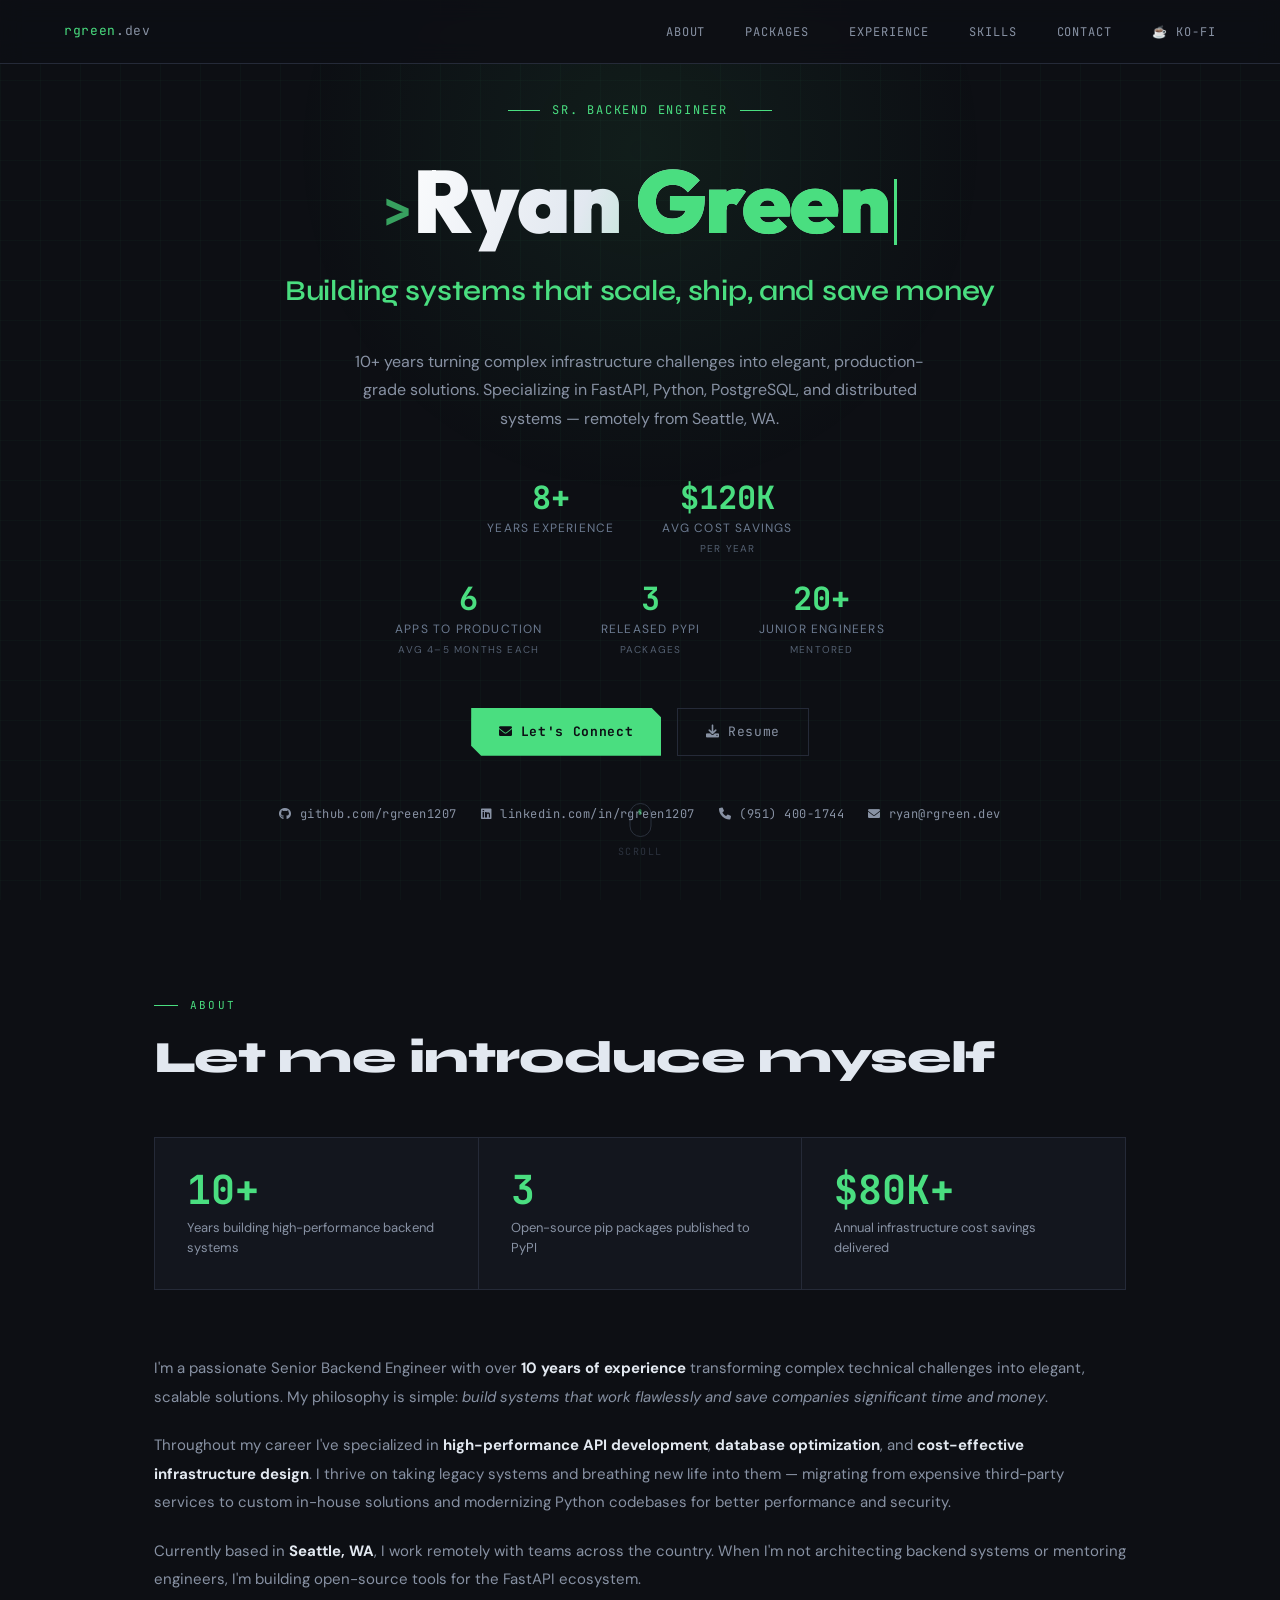
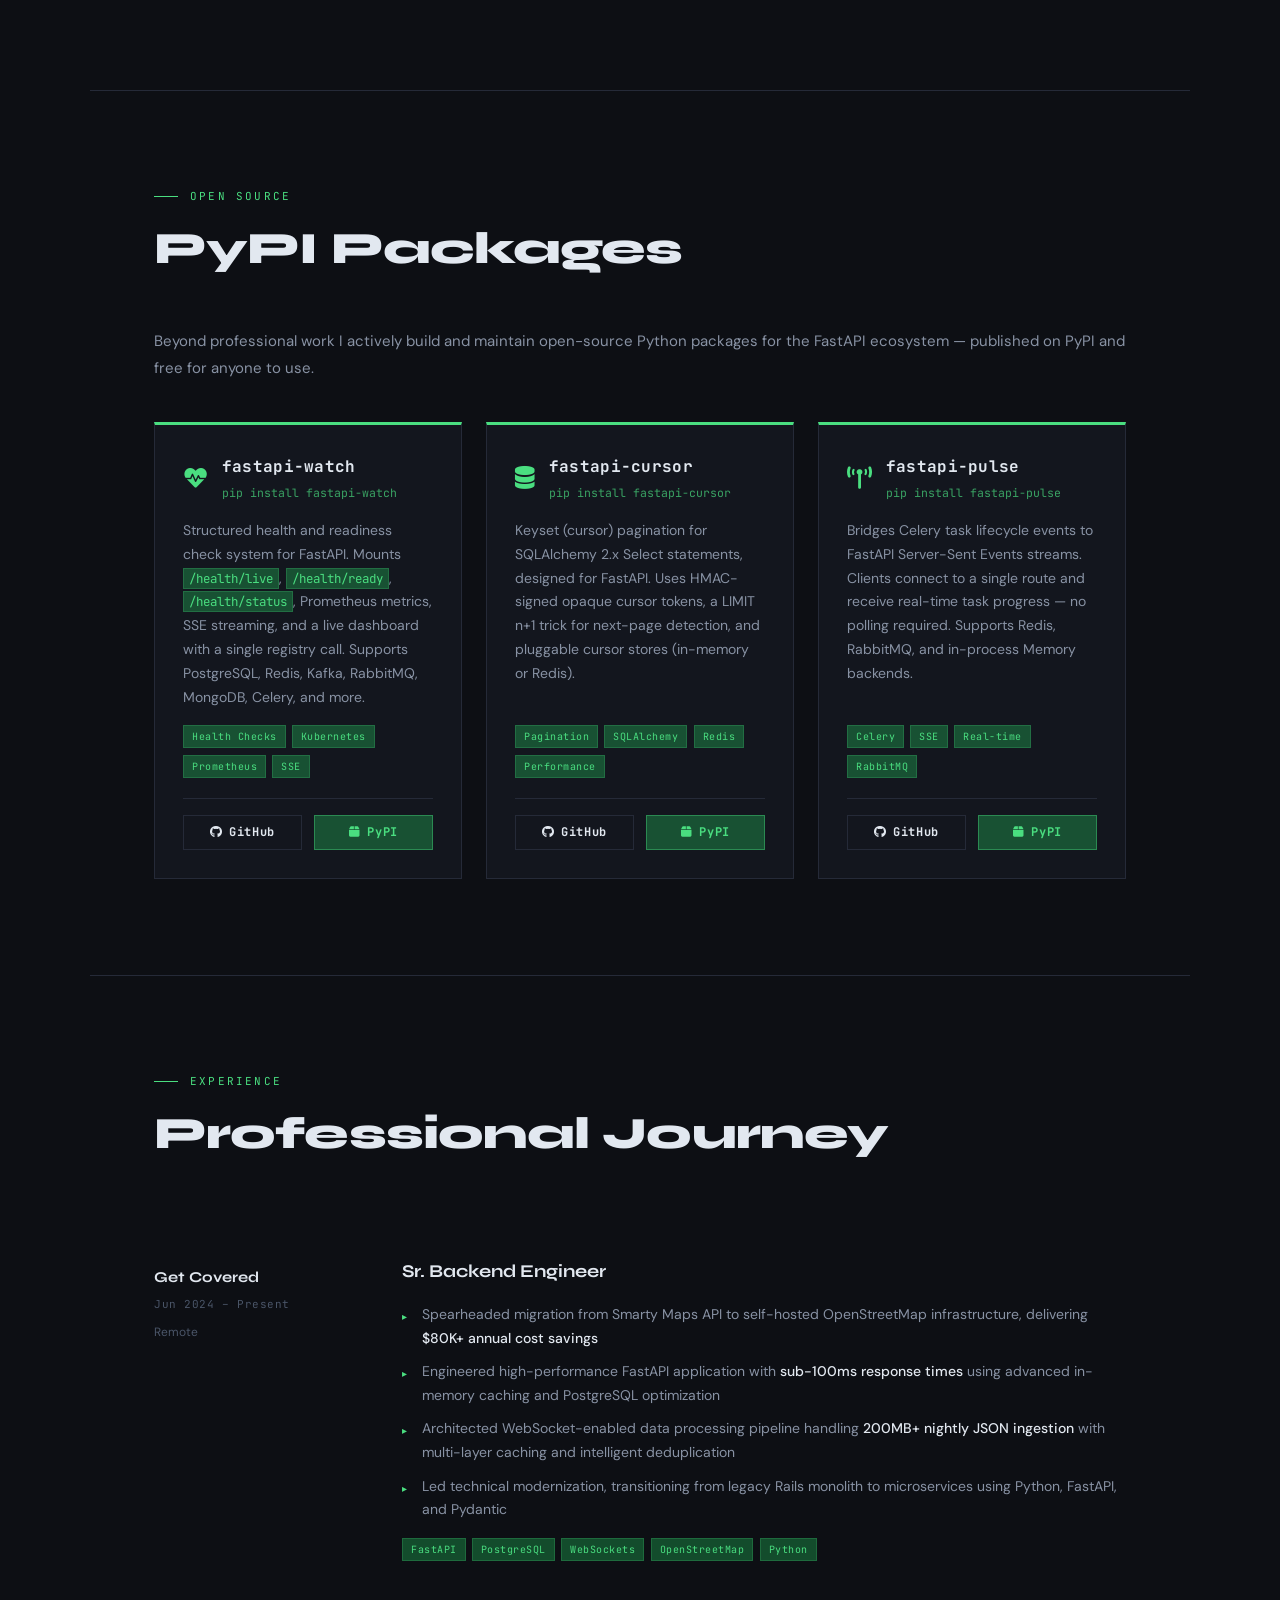
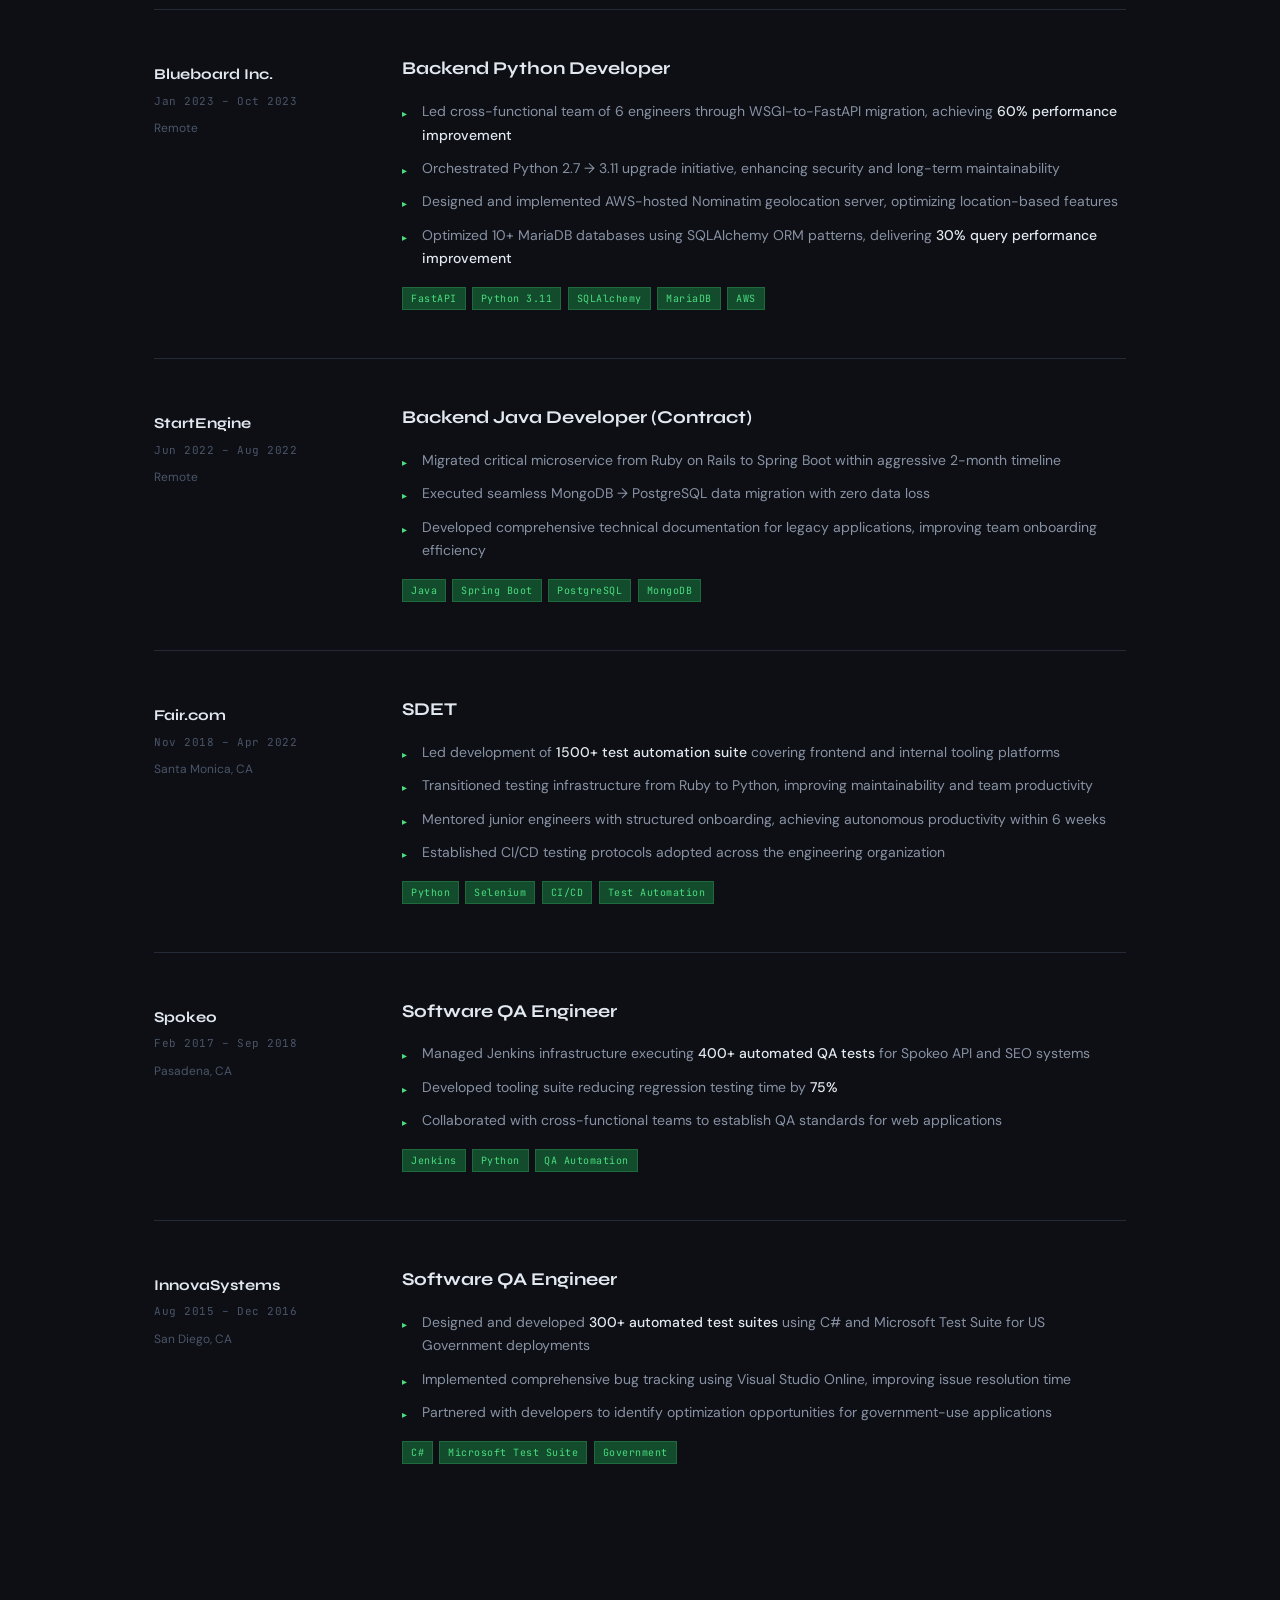
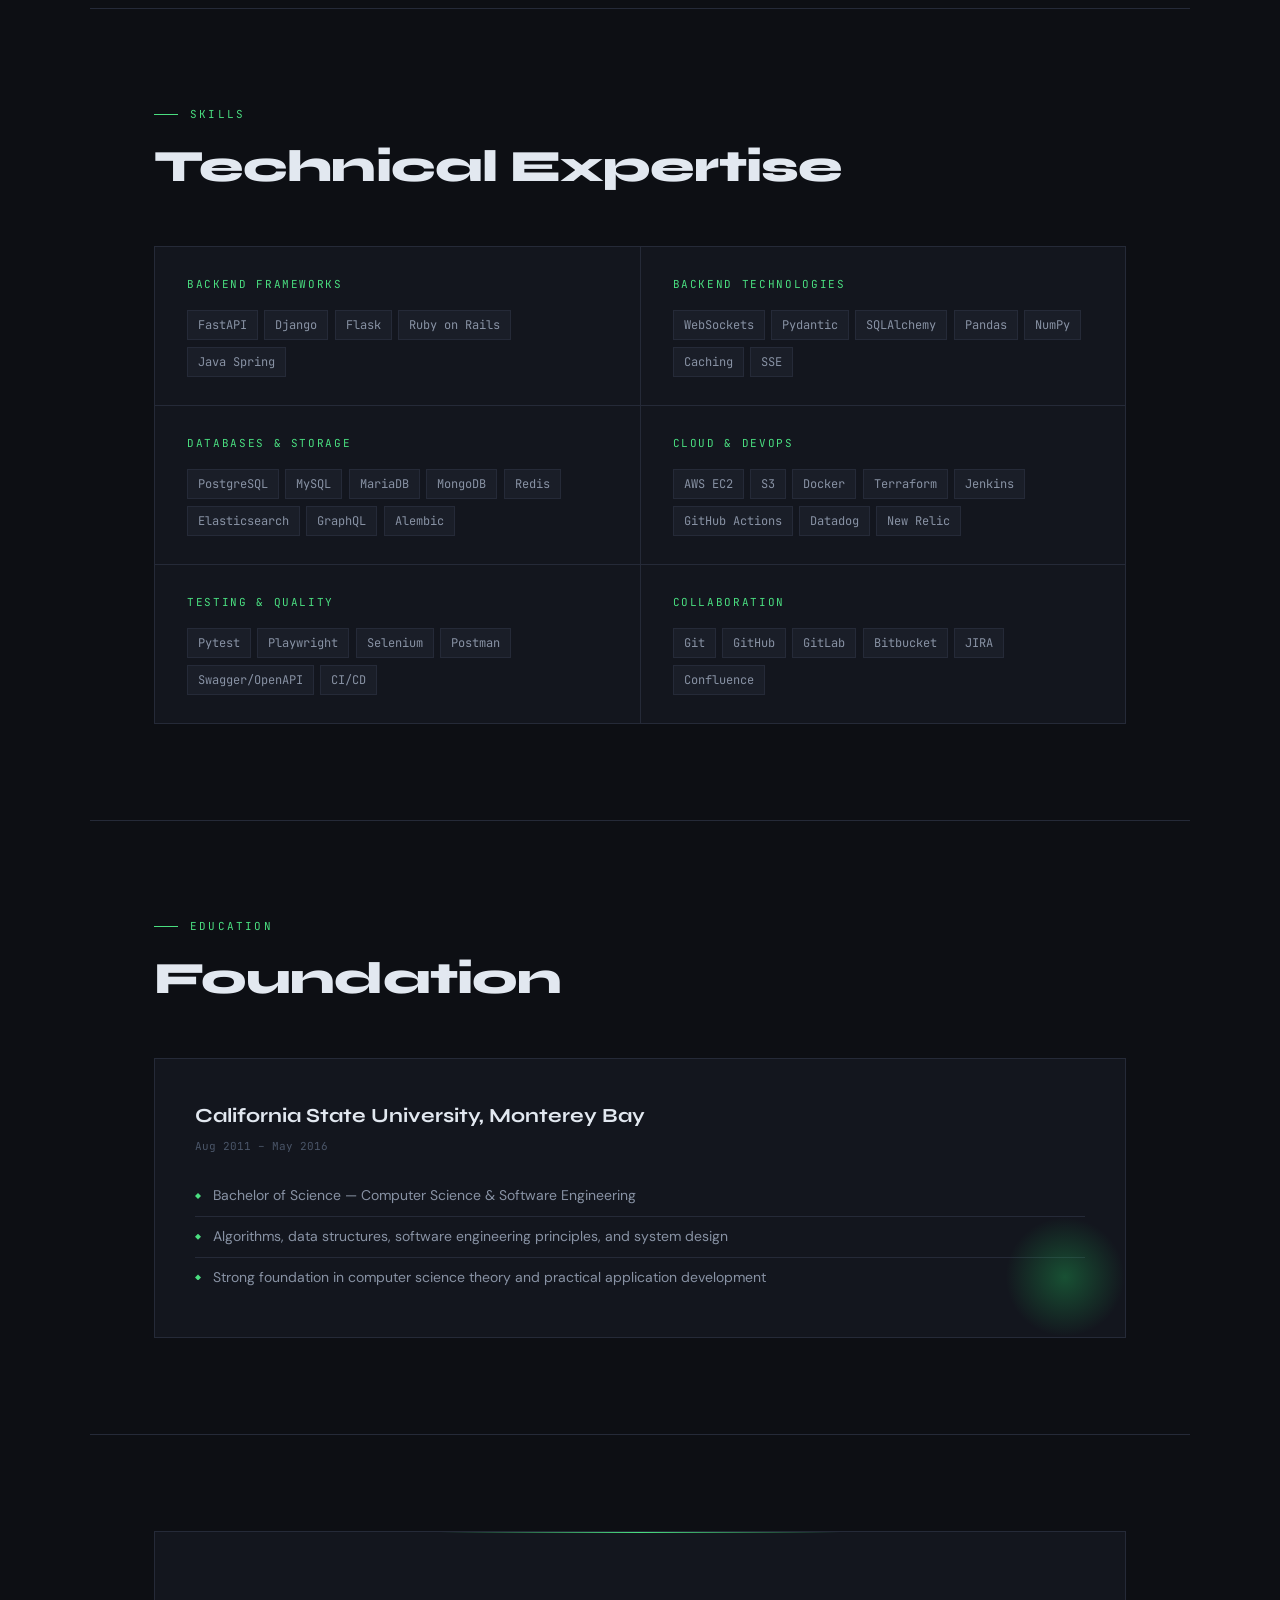
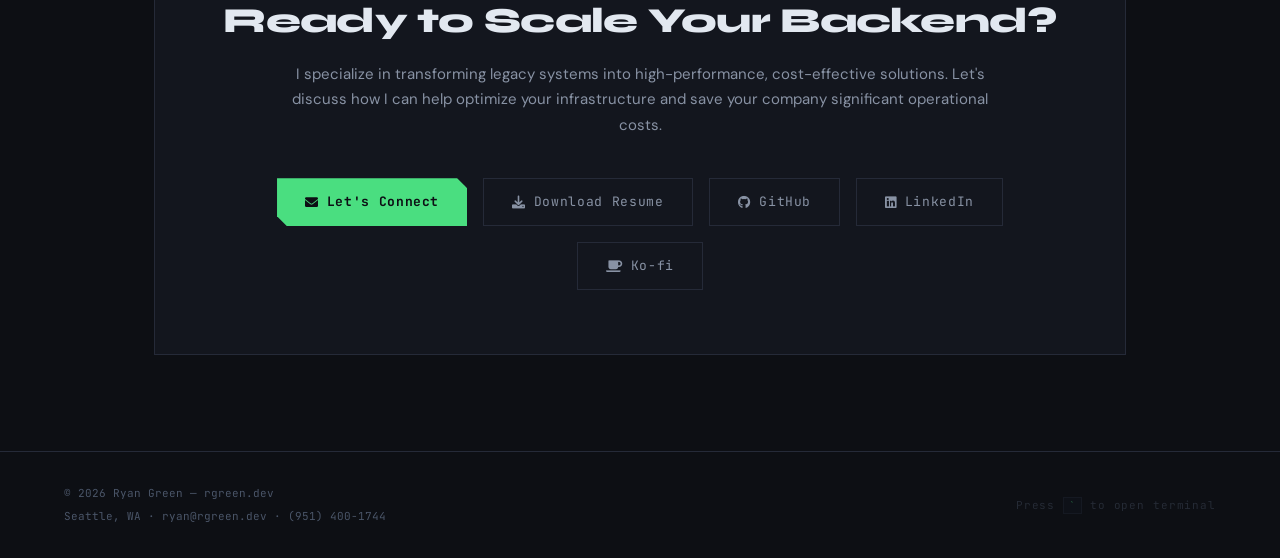
<file: index.html>
<!DOCTYPE html>
<html lang="en">
<head>
  <meta charset="UTF-8">
  <meta name="viewport" content="width=device-width, initial-scale=1.0">
  <title>Ryan Green - Sr. Backend Engineer</title>
  <link rel="preconnect" href="https://fonts.googleapis.com">
  <link rel="preconnect" href="https://fonts.gstatic.com" crossorigin>
  <link href="https://fonts.googleapis.com/css2?family=DM+Sans:wght@400;500&family=JetBrains+Mono:wght@400;700&family=Outfit:wght@900&family=Syne:wght@600;800&display=swap" rel="stylesheet">
  <link href="https://cdnjs.cloudflare.com/ajax/libs/font-awesome/6.0.0/css/all.min.css" rel="stylesheet">
  <link rel="stylesheet" href="style.css">
</head>
<body>

  <!-- NAV -->
  <nav>
    <div class="nav-logo">rgreen<span>.dev</span></div>
    <ul class="nav-links">
      <li><a href="#about">About</a></li>
      <li><a href="#packages">Packages</a></li>
      <li><a href="#experience">Experience</a></li>
      <li><a href="#skills">Skills</a></li>
      <li><a href="#contact">Contact</a></li>
      <li><a href="https://ko-fi.com/ryanthedev" target="_blank" style="color:var(--green);">☕ Ko-fi</a></li>
    </ul>
  </nav>

  <!-- HERO -->
  <div class="hero">
    <div class="hero-glow"></div>
    <div class="hero-content">
      <div class="hero-eyebrow">Sr. Backend Engineer</div>
      <h1 class="hero-name" id="hero-name">
        <span class="hero-name-prompt">&gt;</span><span id="name-ryan"></span><span id="name-green"></span><span class="hero-name-cursor" id="hero-cursor"></span>
      </h1>
      <p class="hero-title">Building systems that scale, ship, and save money</p>
      <p class="hero-summary">
        10+ years turning complex infrastructure challenges into elegant, production-grade solutions.
        Specializing in FastAPI, Python, PostgreSQL, and distributed systems — remotely from Seattle, WA.
      </p>

      <div class="hero-stats">
        <div class="hero-stats-row row-2">
          <div class="stat">
            <span class="stat-num">8+</span>
            <span class="stat-label">Years Experience</span>
          </div>
          <div class="stat">
            <span class="stat-num">$120K</span>
            <span class="stat-label">Avg Cost Savings<br><span style="font-size:10px;opacity:0.75">per year</span></span>
          </div>
        </div>
        <div class="hero-stats-row row-3">
          <div class="stat">
            <span class="stat-num">6</span>
            <span class="stat-label">Apps to Production<br><span style="font-size:10px;opacity:0.75">avg 4–5 months each</span></span>
          </div>
          <div class="stat">
            <span class="stat-num" id="pip-stat-count">3</span>
            <span class="stat-label">Released PyPI<br><span style="font-size:10px;opacity:0.75">packages</span></span>
          </div>
          <div class="stat">
            <span class="stat-num">20+</span>
            <span class="stat-label">Junior Engineers<br><span style="font-size:10px;opacity:0.75">mentored</span></span>
          </div>
        </div>
      </div>

      <div class="hero-actions">
        <a href="mailto:ryan@rgreen.dev" class="btn-primary"><i class="fas fa-envelope"></i> Let's Connect</a>
        <a href="RyanGreen_Resume.pdf" class="btn-secondary" download><i class="fas fa-download"></i> Resume</a>
      </div>

      <div class="contact-bar">
        <a href="https://github.com/rgreen1207" class="contact-link" target="_blank">
          <i class="fab fa-github"></i> github.com/rgreen1207
        </a>
        <a href="https://linkedin.com/in/rgreen1207" class="contact-link" target="_blank">
          <i class="fab fa-linkedin"></i> linkedin.com/in/rgreen1207
        </a>
        <a href="tel:+19514001744" class="contact-link">
          <i class="fas fa-phone"></i> (951) 400-1744
        </a>
        <a href="mailto:ryan@rgreen.dev" class="contact-link">
          <i class="fas fa-envelope"></i> ryan@rgreen.dev
        </a>
      </div>
    </div>

    <div class="scroll-indicator">
      <div class="scroll-mouse"></div>
      <span>scroll</span>
    </div>
  </div>

  <!-- ABOUT -->
  <section id="about" class="reveal">
    <div class="section-label">About</div>
    <h2 class="section-title">Let me introduce myself</h2>

    <div class="highlights">
      <div class="highlight-card">
        <div class="highlight-num">10+</div>
        <div class="highlight-label">Years building high-performance backend systems</div>
      </div>
      <div class="highlight-card">
        <div class="highlight-num" id="pip-highlight-count">3</div>
        <div class="highlight-label">Open-source pip packages published to PyPI</div>
      </div>
      <div class="highlight-card">
        <div class="highlight-num">$80K+</div>
        <div class="highlight-label">Annual infrastructure cost savings delivered</div>
      </div>
    </div>

    <p style="color:var(--text-dim);line-height:1.9;margin-bottom:1.25rem;">
      I'm a passionate Senior Backend Engineer with over <strong style="color:var(--text)">10 years of experience</strong> transforming complex technical challenges into elegant, scalable solutions. My philosophy is simple: <em>build systems that work flawlessly and save companies significant time and money</em>.
    </p>
    <p style="color:var(--text-dim);line-height:1.9;margin-bottom:1.25rem;">
      Throughout my career I've specialized in <strong style="color:var(--text)">high-performance API development</strong>, <strong style="color:var(--text)">database optimization</strong>, and <strong style="color:var(--text)">cost-effective infrastructure design</strong>. I thrive on taking legacy systems and breathing new life into them — migrating from expensive third-party services to custom in-house solutions and modernizing Python codebases for better performance and security.
    </p>
    <p style="color:var(--text-dim);line-height:1.9;">
      Currently based in <strong style="color:var(--text)">Seattle, WA</strong>, I work remotely with teams across the country. When I'm not architecting backend systems or mentoring engineers, I'm building open-source tools for the FastAPI ecosystem.
    </p>
  </section>

  <div class="divider"></div>

  <!-- OPEN SOURCE PACKAGES -->
  <section id="packages" class="reveal">
    <div class="section-label">Open Source</div>
    <h2 class="section-title">PyPI Packages</h2>
    <p style="color:var(--text-dim);margin-bottom:2.5rem;line-height:1.8;">
      Beyond professional work I actively build and maintain open-source Python packages for the FastAPI ecosystem — published on PyPI and free for anyone to use.
    </p>

    <div class="packages-grid">

      <div class="package-card">
        <div class="package-card-header">
          <i class="fas fa-heartbeat package-card-icon"></i>
          <div>
            <div class="package-card-name">fastapi-watch</div>
            <div class="package-card-install">pip install fastapi-watch</div>
          </div>
        </div>
        <p class="package-card-desc">Structured health and readiness check system for FastAPI. Mounts <code>/health/live</code>, <code>/health/ready</code>, <code>/health/status</code>, Prometheus metrics, SSE streaming, and a live dashboard with a single registry call. Supports PostgreSQL, Redis, Kafka, RabbitMQ, MongoDB, Celery, and more.</p>
        <div class="package-card-tags">
          <span class="package-tag">Health Checks</span>
          <span class="package-tag">Kubernetes</span>
          <span class="package-tag">Prometheus</span>
          <span class="package-tag">SSE</span>
        </div>
        <div class="package-card-links">
          <a href="https://github.com/rgreen1207/fastapi-watch" target="_blank" class="package-card-link"><i class="fab fa-github"></i> GitHub</a>
          <a href="https://pypi.org/project/fastapi-watch/" target="_blank" class="package-card-link"><i class="fas fa-box"></i> PyPI</a>
        </div>
      </div>

      <div class="package-card">
        <div class="package-card-header">
          <i class="fas fa-database package-card-icon"></i>
          <div>
            <div class="package-card-name">fastapi-cursor</div>
            <div class="package-card-install">pip install fastapi-cursor</div>
          </div>
        </div>
        <p class="package-card-desc">Keyset (cursor) pagination for SQLAlchemy 2.x Select statements, designed for FastAPI. Uses HMAC-signed opaque cursor tokens, a LIMIT n+1 trick for next-page detection, and pluggable cursor stores (in-memory or Redis).</p>
        <div class="package-card-tags">
          <span class="package-tag">Pagination</span>
          <span class="package-tag">SQLAlchemy</span>
          <span class="package-tag">Redis</span>
          <span class="package-tag">Performance</span>
        </div>
        <div class="package-card-links">
          <a href="https://github.com/rgreen1207/fastapi-cursor" target="_blank" class="package-card-link"><i class="fab fa-github"></i> GitHub</a>
          <a href="https://pypi.org/project/fastapi-cursor/" target="_blank" class="package-card-link"><i class="fas fa-box"></i> PyPI</a>
        </div>
      </div>

      <div class="package-card">
        <div class="package-card-header">
          <i class="fas fa-broadcast-tower package-card-icon"></i>
          <div>
            <div class="package-card-name">fastapi-pulse</div>
            <div class="package-card-install">pip install fastapi-pulse</div>
          </div>
        </div>
        <p class="package-card-desc">Bridges Celery task lifecycle events to FastAPI Server-Sent Events streams. Clients connect to a single route and receive real-time task progress — no polling required. Supports Redis, RabbitMQ, and in-process Memory backends.</p>
        <div class="package-card-tags">
          <span class="package-tag">Celery</span>
          <span class="package-tag">SSE</span>
          <span class="package-tag">Real-time</span>
          <span class="package-tag">RabbitMQ</span>
        </div>
        <div class="package-card-links">
          <a href="https://github.com/rgreen1207/fastapi-pulse" target="_blank" class="package-card-link"><i class="fab fa-github"></i> GitHub</a>
          <a href="https://pypi.org/project/fastapi-pulse/" target="_blank" class="package-card-link"><i class="fas fa-box"></i> PyPI</a>
        </div>
      </div>

    </div>
  </section>

  <div class="divider"></div>

  <!-- EXPERIENCE -->
  <section id="experience" class="reveal">
    <div class="section-label">Experience</div>
    <h2 class="section-title">Professional Journey</h2>

    <div class="experience-list">

      <div class="exp-item">
        <div class="exp-meta">
          <div class="exp-company">Get Covered</div>
          <div class="exp-dates">Jun 2024 – Present</div>
          <div class="exp-location">Remote</div>
        </div>
        <div>
          <div class="exp-role">Sr. Backend Engineer</div>
          <ul class="exp-bullets">
            <li>Spearheaded migration from Smarty Maps API to self-hosted OpenStreetMap infrastructure, delivering <strong>$80K+ annual cost savings</strong></li>
            <li>Engineered high-performance FastAPI application with <strong>sub-100ms response times</strong> using advanced in-memory caching and PostgreSQL optimization</li>
            <li>Architected WebSocket-enabled data processing pipeline handling <strong>200MB+ nightly JSON ingestion</strong> with multi-layer caching and intelligent deduplication</li>
            <li>Led technical modernization, transitioning from legacy Rails monolith to microservices using Python, FastAPI, and Pydantic</li>
          </ul>
          <div class="exp-tags">
            <span class="tag">FastAPI</span><span class="tag">PostgreSQL</span><span class="tag">WebSockets</span><span class="tag">OpenStreetMap</span><span class="tag">Python</span>
          </div>
        </div>
      </div>

      <div class="exp-item">
        <div class="exp-meta">
          <div class="exp-company">Blueboard Inc.</div>
          <div class="exp-dates">Jan 2023 – Oct 2023</div>
          <div class="exp-location">Remote</div>
        </div>
        <div>
          <div class="exp-role">Backend Python Developer</div>
          <ul class="exp-bullets">
            <li>Led cross-functional team of 6 engineers through WSGI-to-FastAPI migration, achieving <strong>60% performance improvement</strong></li>
            <li>Orchestrated Python 2.7 → 3.11 upgrade initiative, enhancing security and long-term maintainability</li>
            <li>Designed and implemented AWS-hosted Nominatim geolocation server, optimizing location-based features</li>
            <li>Optimized 10+ MariaDB databases using SQLAlchemy ORM patterns, delivering <strong>30% query performance improvement</strong></li>
          </ul>
          <div class="exp-tags">
            <span class="tag">FastAPI</span><span class="tag">Python 3.11</span><span class="tag">SQLAlchemy</span><span class="tag">MariaDB</span><span class="tag">AWS</span>
          </div>
        </div>
      </div>

      <div class="exp-item">
        <div class="exp-meta">
          <div class="exp-company">StartEngine</div>
          <div class="exp-dates">Jun 2022 – Aug 2022</div>
          <div class="exp-location">Remote</div>
        </div>
        <div>
          <div class="exp-role">Backend Java Developer (Contract)</div>
          <ul class="exp-bullets">
            <li>Migrated critical microservice from Ruby on Rails to Spring Boot within aggressive 2-month timeline</li>
            <li>Executed seamless MongoDB → PostgreSQL data migration with zero data loss</li>
            <li>Developed comprehensive technical documentation for legacy applications, improving team onboarding efficiency</li>
          </ul>
          <div class="exp-tags">
            <span class="tag">Java</span><span class="tag">Spring Boot</span><span class="tag">PostgreSQL</span><span class="tag">MongoDB</span>
          </div>
        </div>
      </div>

      <div class="exp-item">
        <div class="exp-meta">
          <div class="exp-company">Fair.com</div>
          <div class="exp-dates">Nov 2018 – Apr 2022</div>
          <div class="exp-location">Santa Monica, CA</div>
        </div>
        <div>
          <div class="exp-role">SDET</div>
          <ul class="exp-bullets">
            <li>Led development of <strong>1500+ test automation suite</strong> covering frontend and internal tooling platforms</li>
            <li>Transitioned testing infrastructure from Ruby to Python, improving maintainability and team productivity</li>
            <li>Mentored junior engineers with structured onboarding, achieving autonomous productivity within 6 weeks</li>
            <li>Established CI/CD testing protocols adopted across the engineering organization</li>
          </ul>
          <div class="exp-tags">
            <span class="tag">Python</span><span class="tag">Selenium</span><span class="tag">CI/CD</span><span class="tag">Test Automation</span>
          </div>
        </div>
      </div>

      <div class="exp-item">
        <div class="exp-meta">
          <div class="exp-company">Spokeo</div>
          <div class="exp-dates">Feb 2017 – Sep 2018</div>
          <div class="exp-location">Pasadena, CA</div>
        </div>
        <div>
          <div class="exp-role">Software QA Engineer</div>
          <ul class="exp-bullets">
            <li>Managed Jenkins infrastructure executing <strong>400+ automated QA tests</strong> for Spokeo API and SEO systems</li>
            <li>Developed tooling suite reducing regression testing time by <strong>75%</strong></li>
            <li>Collaborated with cross-functional teams to establish QA standards for web applications</li>
          </ul>
          <div class="exp-tags">
            <span class="tag">Jenkins</span><span class="tag">Python</span><span class="tag">QA Automation</span>
          </div>
        </div>
      </div>

      <div class="exp-item">
        <div class="exp-meta">
          <div class="exp-company">InnovaSystems</div>
          <div class="exp-dates">Aug 2015 – Dec 2016</div>
          <div class="exp-location">San Diego, CA</div>
        </div>
        <div>
          <div class="exp-role">Software QA Engineer</div>
          <ul class="exp-bullets">
            <li>Designed and developed <strong>300+ automated test suites</strong> using C# and Microsoft Test Suite for US Government deployments</li>
            <li>Implemented comprehensive bug tracking using Visual Studio Online, improving issue resolution time</li>
            <li>Partnered with developers to identify optimization opportunities for government-use applications</li>
          </ul>
          <div class="exp-tags">
            <span class="tag">C#</span><span class="tag">Microsoft Test Suite</span><span class="tag">Government</span>
          </div>
        </div>
      </div>

    </div>
  </section>

  <div class="divider"></div>

  <!-- SKILLS -->
  <section id="skills" class="reveal">
    <div class="section-label">Skills</div>
    <h2 class="section-title">Technical Expertise</h2>

    <div class="skills-grid">
      <div class="skill-group">
        <div class="skill-group-name">Backend Frameworks</div>
        <div class="skill-pills">
          <span class="skill-pill">FastAPI</span>
          <span class="skill-pill">Django</span>
          <span class="skill-pill">Flask</span>
          <span class="skill-pill">Ruby on Rails</span>
          <span class="skill-pill">Java Spring</span>
        </div>
      </div>
      <div class="skill-group">
        <div class="skill-group-name">Backend Technologies</div>
        <div class="skill-pills">
          <span class="skill-pill">WebSockets</span>
          <span class="skill-pill">Pydantic</span>
          <span class="skill-pill">SQLAlchemy</span>
          <span class="skill-pill">Pandas</span>
          <span class="skill-pill">NumPy</span>
          <span class="skill-pill">Caching</span>
          <span class="skill-pill">SSE</span>
        </div>
      </div>
      <div class="skill-group">
        <div class="skill-group-name">Databases & Storage</div>
        <div class="skill-pills">
          <span class="skill-pill">PostgreSQL</span>
          <span class="skill-pill">MySQL</span>
          <span class="skill-pill">MariaDB</span>
          <span class="skill-pill">MongoDB</span>
          <span class="skill-pill">Redis</span>
          <span class="skill-pill">Elasticsearch</span>
          <span class="skill-pill">GraphQL</span>
          <span class="skill-pill">Alembic</span>
        </div>
      </div>
      <div class="skill-group">
        <div class="skill-group-name">Cloud & DevOps</div>
        <div class="skill-pills">
          <span class="skill-pill">AWS EC2</span>
          <span class="skill-pill">S3</span>
          <span class="skill-pill">Docker</span>
          <span class="skill-pill">Terraform</span>
          <span class="skill-pill">Jenkins</span>
          <span class="skill-pill">GitHub Actions</span>
          <span class="skill-pill">Datadog</span>
          <span class="skill-pill">New Relic</span>
        </div>
      </div>
      <div class="skill-group">
        <div class="skill-group-name">Testing & Quality</div>
        <div class="skill-pills">
          <span class="skill-pill">Pytest</span>
          <span class="skill-pill">Playwright</span>
          <span class="skill-pill">Selenium</span>
          <span class="skill-pill">Postman</span>
          <span class="skill-pill">Swagger/OpenAPI</span>
          <span class="skill-pill">CI/CD</span>
        </div>
      </div>
      <div class="skill-group">
        <div class="skill-group-name">Collaboration</div>
        <div class="skill-pills">
          <span class="skill-pill">Git</span>
          <span class="skill-pill">GitHub</span>
          <span class="skill-pill">GitLab</span>
          <span class="skill-pill">Bitbucket</span>
          <span class="skill-pill">JIRA</span>
          <span class="skill-pill">Confluence</span>
        </div>
      </div>
    </div>
  </section>

  <div class="divider"></div>

  <!-- EDUCATION -->
  <section class="reveal">
    <div class="section-label">Education</div>
    <h2 class="section-title">Foundation</h2>
    <div class="edu-card">
      <div class="edu-school">California State University, Monterey Bay</div>
      <div class="edu-dates">Aug 2011 – May 2016</div>
      <div class="edu-degree">Bachelor of Science — Computer Science &amp; Software Engineering</div>
      <div class="edu-degree">Algorithms, data structures, software engineering principles, and system design</div>
      <div class="edu-degree">Strong foundation in computer science theory and practical application development</div>
    </div>
  </section>

  <div class="divider"></div>

  <!-- CTA -->
  <div id="contact" class="cta-section reveal">
    <div class="cta-inner">
      <h2>Ready to Scale Your Backend?</h2>
      <p>I specialize in transforming legacy systems into high-performance, cost-effective solutions. Let's discuss how I can help optimize your infrastructure and save your company significant operational costs.</p>
      <div class="cta-buttons">
        <a href="mailto:ryan@rgreen.dev" class="btn-primary"><i class="fas fa-envelope"></i> Let's Connect</a>
        <a href="RyanGreen_Resume.pdf" class="btn-secondary" download><i class="fas fa-download"></i> Download Resume</a>
        <a href="https://github.com/rgreen1207" class="btn-secondary" target="_blank"><i class="fab fa-github"></i> GitHub</a>
        <a href="https://linkedin.com/in/rgreen1207" class="btn-secondary" target="_blank"><i class="fab fa-linkedin"></i> LinkedIn</a>
        <a href="https://ko-fi.com/ryanthedev" class="btn-secondary" target="_blank"><i class="fas fa-coffee"></i> Ko-fi</a>
      </div>
    </div>
  </div>

  <!-- FOOTER -->
  <footer>
    <div class="footer-left">
      <p>© 2026 Ryan Green — rgreen.dev</p>
      <p>Seattle, WA · ryan@rgreen.dev · (951) 400-1744</p>
    </div>
    <p class="footer-hint" onclick="toggleCLI()">
      Press <kbd>`</kbd> to open terminal
    </p>
  </footer>

  <script src="games/engine.js"></script>
  <script src="games/snake.js"></script>
  <script src="games/invaders.js"></script>
  <script src="games/centipede.js"></script>
  <script src="games/missile.js"></script>
  <script src="main.js"></script>

</body>
</html>
</file>
<file: style.css>
:root {
  --bg:        #0d0f14;
  --bg2:       #13161e;
  --bg3:       #1a1e28;
  --border:    #252a38;
  --green:     #4ade80;
  --green-dim: #22c55e55;
  --amber:     #fbbf24;
  --text:      #e2e8f0;
  --text-dim:  #8892a4;
  --text-mute: #4a5568;
  --mono:      'JetBrains Mono', monospace;
  --display:   'Syne', sans-serif;
  --body:      'DM Sans', sans-serif;
}

*, *::before, *::after { box-sizing: border-box; margin: 0; padding: 0; }

html { scroll-behavior: smooth; }

body {
  background: var(--bg);
  color: var(--text);
  font-family: var(--body);
  font-size: 15px;
  line-height: 1.7;
  overflow-x: hidden;
}

/* ── GRID NOISE OVERLAY ── */
body::before {
  content: '';
  position: fixed;
  inset: 0;
  background-image:
    linear-gradient(rgba(74,222,128,0.03) 1px, transparent 1px),
    linear-gradient(90deg, rgba(74,222,128,0.03) 1px, transparent 1px);
  background-size: 40px 40px;
  pointer-events: none;
  z-index: 0;
}

/* ── NAV ── */
nav {
  position: fixed;
  top: 0; left: 0; right: 0;
  z-index: 100;
  display: flex;
  align-items: center;
  justify-content: space-between;
  padding: 0 4rem;
  height: 64px;
  background: rgba(13,15,20,0.85);
  backdrop-filter: blur(12px);
  border-bottom: 1px solid var(--border);
}

.nav-logo {
  font-family: var(--mono);
  font-size: 13px;
  color: var(--green);
  letter-spacing: 0.05em;
}

.nav-logo span { color: var(--text-dim); }

.nav-links {
  display: flex;
  gap: 2.5rem;
  list-style: none;
}

.nav-links a {
  font-family: var(--mono);
  font-size: 12px;
  color: var(--text-dim);
  text-decoration: none;
  letter-spacing: 0.08em;
  text-transform: uppercase;
  transition: color 0.2s;
}

.nav-links a:hover { color: var(--green); }

/* ── HERO ── */
.hero {
  position: relative;
  min-height: 100vh;
  display: flex;
  align-items: center;
  justify-content: center;
  padding: 5.5rem 4rem 4rem;
  overflow: hidden;
  text-align: center;
}

.hero-glow {
  position: absolute;
  top: -200px; left: 50%;
  transform: translateX(-50%);
  width: 700px; height: 700px;
  background: radial-gradient(circle, rgba(74,222,128,0.07) 0%, transparent 70%);
  pointer-events: none;
}

.hero-content {
  position: relative;
  max-width: 800px;
  z-index: 1;
  display: flex;
  flex-direction: column;
  align-items: center;
}

.hero-eyebrow {
  font-family: var(--mono);
  font-size: 12px;
  color: var(--green);
  letter-spacing: 0.15em;
  text-transform: uppercase;
  margin-bottom: 1.5rem;
  display: flex;
  align-items: center;
  justify-content: center;
  gap: 0.75rem;
}

.hero-eyebrow::before,
.hero-eyebrow::after {
  content: '';
  display: block;
  width: 32px; height: 1px;
  background: var(--green);
}

h1.hero-name {
  font-family: 'Outfit', sans-serif;
  font-size: clamp(3rem, 7vw, 5.5rem);
  font-weight: 900;
  line-height: 1.3;
  letter-spacing: -0.01em;
  margin-bottom: 0.5rem;
  background: linear-gradient(110deg, #ffffff 0%, #e2e8f0 40%, #4ade80 100%);
  -webkit-background-clip: text;
  -webkit-text-fill-color: transparent;
  background-clip: text;
  position: relative;
  overflow: visible;
}

.hero-name-prompt {
  font-family: var(--mono);
  font-size: 0.55em;
  color: var(--green);
  -webkit-text-fill-color: var(--green);
  vertical-align: middle;
  opacity: 0.7;
  margin-right: 2px;
}

.hero-name-cursor {
  display: inline-block;
  width: 3px;
  height: 0.75em;
  background: var(--green);
  margin-left: 4px;
  vertical-align: middle;
  -webkit-text-fill-color: initial;
  animation: blink 0.7s step-end infinite;
  transition: opacity 0.5s ease;
}

@keyframes blink {
  0%, 100% { opacity: 1; }
  50%       { opacity: 0; }
}

.hero-title {
  font-family: var(--display);
  font-size: clamp(1.2rem, 3vw, 1.8rem);
  font-weight: 600;
  color: var(--green);
  margin-bottom: 2rem;
  letter-spacing: -0.01em;
}

.hero-summary {
  font-size: 16px;
  color: var(--text-dim);
  max-width: 580px;
  line-height: 1.8;
  margin-bottom: 3rem;
  text-align: center;
}

.hero-stats {
  display: flex;
  flex-direction: column;
  gap: 1.5rem;
  margin-bottom: 3rem;
}

.hero-stats-row {
  display: flex;
  gap: 3rem;
}

.hero-stats-row.row-2 { justify-content: center; }
.hero-stats-row.row-3 { justify-content: center; }

.stat {
  display: flex;
  flex-direction: column;
  min-width: 120px;
}

.stat-num {
  font-family: var(--mono);
  font-size: 2rem;
  font-weight: 700;
  color: var(--green);
  line-height: 1;
}

.stat-label {
  font-size: 12px;
  color: #6b7a90;
  text-transform: uppercase;
  letter-spacing: 0.1em;
  margin-top: 4px;
}

.hero-actions {
  display: flex;
  gap: 1rem;
  flex-wrap: wrap;
  justify-content: center;
}

/* ── SCROLL INDICATOR ── */
.scroll-indicator {
  position: absolute;
  bottom: 2.5rem;
  left: 50%;
  transform: translateX(-50%);
  display: flex;
  flex-direction: column;
  align-items: center;
  gap: 0.4rem;
  opacity: 0.5;
  transition: opacity 0.2s;
  z-index: 1;
  pointer-events: none;
}

.scroll-indicator span {
  font-family: var(--mono);
  font-size: 10px;
  color: var(--text-mute);
  letter-spacing: 0.15em;
  text-transform: uppercase;
}

.scroll-mouse {
  width: 22px; height: 34px;
  border: 1px solid var(--text-mute);
  border-radius: 11px;
  display: flex;
  justify-content: center;
  padding-top: 5px;
}

.scroll-mouse::before {
  content: '';
  width: 3px; height: 6px;
  background: var(--green);
  border-radius: 2px;
  animation: scroll-bob 1.6s ease-in-out infinite;
}

@keyframes scroll-bob {
  0%, 100% { transform: translateY(0); opacity: 1; }
  50%       { transform: translateY(6px); opacity: 0.3; }
}

.btn-primary {
  display: inline-flex;
  align-items: center;
  gap: 0.5rem;
  padding: 0.75rem 1.75rem;
  background: var(--green);
  color: #0d0f14;
  font-family: var(--mono);
  font-size: 13px;
  font-weight: 700;
  text-decoration: none;
  letter-spacing: 0.05em;
  border: none;
  cursor: pointer;
  transition: all 0.2s;
  clip-path: polygon(0 0, calc(100% - 10px) 0, 100% 10px, 100% 100%, 10px 100%, 0 calc(100% - 10px));
}

.btn-primary:hover {
  background: #86efac;
  transform: translateY(-2px);
}

.btn-secondary {
  display: inline-flex;
  align-items: center;
  gap: 0.5rem;
  padding: 0.75rem 1.75rem;
  background: transparent;
  color: var(--text-dim);
  font-family: var(--mono);
  font-size: 13px;
  text-decoration: none;
  letter-spacing: 0.05em;
  border: 1px solid var(--border);
  cursor: pointer;
  transition: all 0.2s;
}

.btn-secondary:hover {
  border-color: var(--green);
  color: var(--green);
}

/* ── CONTACT BAR ── */
.contact-bar {
  display: flex;
  gap: 1.5rem;
  margin-top: 3rem;
  flex-wrap: wrap;
  justify-content: center;
}

.contact-link {
  display: flex;
  align-items: center;
  gap: 0.5rem;
  font-family: var(--mono);
  font-size: 12px;
  color: var(--text-dim);
  text-decoration: none;
  transition: color 0.2s;
  letter-spacing: 0.04em;
}

.contact-link:hover { color: var(--green); }

.contact-link svg { width: 14px; height: 14px; flex-shrink: 0; }

/* ── SECTION BASE ── */
section {
  position: relative;
  z-index: 1;
  padding: 6rem 4rem;
  max-width: 1100px;
  margin: 0 auto;
}

.section-label {
  font-family: var(--mono);
  font-size: 11px;
  color: var(--green);
  letter-spacing: 0.2em;
  text-transform: uppercase;
  margin-bottom: 0.75rem;
  display: flex;
  align-items: center;
  gap: 0.75rem;
}

.section-label::before {
  content: '';
  display: block;
  width: 24px; height: 1px;
  background: var(--green);
}

h2.section-title {
  font-family: var(--display);
  font-size: clamp(1.8rem, 4vw, 2.8rem);
  font-weight: 800;
  color: var(--text);
  letter-spacing: -0.02em;
  line-height: 1.4;
  margin-bottom: 3rem;
  position: relative;
  z-index: 10;
}

/* ── HIGHLIGHTS ── */
.highlights {
  display: grid;
  grid-template-columns: repeat(3, 1fr);
  gap: 1px;
  background: var(--border);
  border: 1px solid var(--border);
  margin-bottom: 4rem;
}

.highlight-card {
  background: var(--bg2);
  padding: 2rem;
  position: relative;
  transition: background 0.2s;
}

.highlight-card:hover { background: var(--bg3); }

.highlight-card::before {
  content: '';
  position: absolute;
  top: 0; left: 0; right: 0;
  height: 2px;
  background: linear-gradient(90deg, var(--green), transparent);
  opacity: 0;
  transition: opacity 0.3s;
}

.highlight-card:hover::before { opacity: 1; }

.highlight-num {
  font-family: var(--mono);
  font-size: 2.5rem;
  font-weight: 700;
  color: var(--green);
  line-height: 1;
  margin-bottom: 0.5rem;
}

.highlight-label {
  font-size: 13px;
  color: var(--text-dim);
  line-height: 1.5;
}

/* ── EXPERIENCE ── */
.experience-list {
  display: flex;
  flex-direction: column;
  gap: 0;
}

.exp-item {
  display: grid;
  grid-template-columns: 200px 1fr;
  gap: 0 3rem;
  padding: 3rem 0;
  border-bottom: 1px solid var(--border);
  position: relative;
}

.exp-item:last-child { border-bottom: none; }

.exp-meta { padding-top: 4px; }

.exp-company {
  font-family: var(--display);
  font-size: 15px;
  font-weight: 700;
  color: var(--text);
  margin-bottom: 0.25rem;
}

.exp-dates {
  font-family: var(--mono);
  font-size: 11px;
  color: var(--text-mute);
  letter-spacing: 0.05em;
  margin-bottom: 0.5rem;
}

.exp-location {
  font-size: 12px;
  color: var(--text-mute);
}

.exp-role {
  font-family: var(--display);
  font-size: 18px;
  font-weight: 700;
  color: var(--text);
  margin-bottom: 1.25rem;
  line-height: 1.2;
}

.exp-bullets {
  list-style: none;
  display: flex;
  flex-direction: column;
  gap: 0.6rem;
}

.exp-bullets li {
  font-size: 14px;
  color: var(--text-dim);
  line-height: 1.7;
  padding-left: 1.25rem;
  position: relative;
}

.exp-bullets li::before {
  content: '▸';
  position: absolute;
  left: 0;
  color: var(--green);
  font-size: 10px;
  top: 5px;
}

.exp-bullets li strong {
  color: var(--text);
  font-weight: 500;
}

.exp-tags {
  display: flex;
  flex-wrap: wrap;
  gap: 0.4rem;
  margin-top: 1rem;
}

.tag {
  font-family: var(--mono);
  font-size: 10px;
  color: var(--green);
  background: var(--green-dim);
  padding: 2px 8px;
  letter-spacing: 0.05em;
  border: 1px solid rgba(74,222,128,0.2);
}

/* ── SKILLS ── */
.skills-grid {
  display: grid;
  grid-template-columns: repeat(2, 1fr);
  gap: 1px;
  background: var(--border);
  border: 1px solid var(--border);
}

.skill-group {
  background: var(--bg2);
  padding: 1.75rem 2rem;
  transition: background 0.2s;
}

.skill-group:hover { background: var(--bg3); }

.skill-group-name {
  font-family: var(--mono);
  font-size: 11px;
  color: var(--green);
  letter-spacing: 0.15em;
  text-transform: uppercase;
  margin-bottom: 1rem;
}

.skill-pills {
  display: flex;
  flex-wrap: wrap;
  gap: 0.4rem;
}

.skill-pill {
  font-family: var(--mono);
  font-size: 12px;
  color: var(--text-dim);
  background: var(--bg3);
  padding: 4px 10px;
  border: 1px solid var(--border);
  transition: all 0.15s;
  white-space: nowrap;
}

.skill-pill:hover {
  border-color: var(--green);
  color: var(--green);
}

/* ── EDUCATION ── */
.edu-card {
  background: var(--bg2);
  border: 1px solid var(--border);
  padding: 2.5rem;
  position: relative;
}

.edu-card::after {
  content: '';
  position: absolute;
  bottom: 0; right: 0;
  width: 120px; height: 120px;
  background: radial-gradient(circle, var(--green-dim) 0%, transparent 70%);
}

.edu-school {
  font-family: var(--display);
  font-size: 20px;
  font-weight: 700;
  color: var(--text);
  margin-bottom: 0.25rem;
}

.edu-dates {
  font-family: var(--mono);
  font-size: 11px;
  color: var(--text-mute);
  margin-bottom: 1.25rem;
}

.edu-degree {
  font-size: 14px;
  color: var(--text-dim);
  padding: 0.5rem 0;
  border-bottom: 1px solid var(--border);
  display: flex;
  align-items: center;
  gap: 0.75rem;
}

.edu-degree:last-child { border-bottom: none; }

.edu-degree::before {
  content: '';
  display: block;
  width: 6px; height: 6px;
  background: var(--green);
  flex-shrink: 0;
  clip-path: polygon(50% 0%, 100% 50%, 50% 100%, 0% 50%);
}

/* ── CTA ── */
.cta-section {
  position: relative;
  z-index: 1;
  padding: 6rem 4rem;
  max-width: 1100px;
  margin: 0 auto;
  text-align: center;
}

.cta-inner {
  background: var(--bg2);
  border: 1px solid var(--border);
  padding: 4rem;
  position: relative;
}

.cta-inner::before {
  content: '';
  position: absolute;
  top: 0; left: 50%;
  transform: translateX(-50%);
  width: 400px; height: 1px;
  background: linear-gradient(90deg, transparent, var(--green), transparent);
}

.cta-inner h2 {
  font-family: var(--display);
  font-size: 2.2rem;
  font-weight: 800;
  color: var(--text);
  margin-bottom: 1rem;
  letter-spacing: -0.02em;
  line-height: 1.4;
  position: relative;
  z-index: 10;
}

.cta-inner p {
  color: var(--text-dim);
  max-width: 720px;
  margin: 0 auto 2.5rem;
  font-size: 15px;
}

.cta-buttons {
  display: flex;
  gap: 1rem;
  justify-content: center;
  flex-wrap: wrap;
}

/* ── FOOTER ── */
footer {
  position: relative;
  z-index: 1;
  border-top: 1px solid var(--border);
  padding: 2rem 4rem;
  display: flex;
  align-items: center;
  justify-content: space-between;
}

.footer-left {
  display: flex;
  flex-direction: column;
  gap: 0.25rem;
}

footer p {
  font-family: var(--mono);
  font-size: 11px;
  color: var(--text-mute);
}

.footer-hint {
  cursor: pointer;
  opacity: 0.4;
  transition: opacity 0.2s;
  letter-spacing: 0.08em;
}

.footer-hint:hover { opacity: 0.9; }

.footer-hint kbd {
  font-family: var(--mono);
  font-size: 10px;
  color: var(--green);
  border: 1px solid var(--border);
  padding: 1px 5px;
  background: var(--bg2);
}

/* ── DIVIDER ── */
.divider {
  max-width: 1100px;
  margin: 0 auto;
  padding: 0 4rem;
  height: 1px;
  background: var(--border);
}

/* ── SCROLL ANIMATIONS ── */
.reveal {
  opacity: 0;
  transform: translateY(24px);
  transition: opacity 0.6s ease, transform 0.6s ease;
}

.reveal.visible {
  opacity: 1;
  transform: translateY(0);
}

/* ── RESPONSIVE ── */
@media (max-width: 768px) {
  nav { padding: 0 1.5rem; }
  .nav-links { display: none; }
  .hero { padding: 7rem 2rem 3rem; }
  section { padding: 4rem 2rem; }
  .exp-item { grid-template-columns: 1fr; gap: 0.5rem; }
  .highlights { grid-template-columns: 1fr; }
  .skills-grid { grid-template-columns: 1fr; }
  .cta-section { padding: 4rem 2rem; }
  .cta-inner { padding: 2.5rem 2rem; }
  footer { padding: 2rem 2rem; flex-direction: column; gap: 1rem; text-align: center; }
  .hero-stats-row { flex-wrap: wrap; justify-content: center; gap: 2rem; }
  h2.section-title { font-size: 1.8rem; }
  .highlight-card { padding: 1.5rem; }
  .skill-group { padding: 1.25rem 1.5rem; }
  .scroll-indicator { display: none; }
  .packages-grid { grid-template-columns: 1fr; }
}

/* ── OPEN SOURCE PACKAGES ── */

.packages-grid {
  display: grid;
  grid-template-columns: repeat(auto-fit, minmax(260px, 1fr));
  gap: 1.5rem;
  margin-top: 1.5rem;
}

.package-card {
  background: var(--bg2);
  border: 1px solid var(--border);
  border-top: 3px solid var(--green);
  padding: 1.75rem;
  display: flex;
  flex-direction: column;
  gap: 1rem;
  transition: background 0.2s, transform 0.2s, box-shadow 0.2s;
  position: relative;
}

.package-card:hover {
  background: var(--bg3);
  transform: translateY(-4px);
  box-shadow: 0 12px 32px rgba(0,0,0,0.4);
}

.package-card-header {
  display: flex;
  align-items: center;
  gap: 0.85rem;
}

.package-card-icon {
  font-size: 1.4rem;
  color: var(--green);
  flex-shrink: 0;
}

.package-card-name {
  font-size: 1rem;
  font-weight: 700;
  font-family: var(--mono);
  color: var(--text);
  letter-spacing: 0.02em;
}

.package-card-install {
  font-size: 0.72rem;
  font-family: var(--mono);
  color: var(--green);
  margin-top: 3px;
  opacity: 0.7;
}

.package-card-desc {
  font-size: 0.875rem;
  line-height: 1.7;
  color: var(--text-dim);
  flex-grow: 1;
}

.package-card-desc code {
  font-family: var(--mono);
  font-size: 0.78rem;
  color: var(--green);
  background: var(--green-dim);
  padding: 1px 5px;
  border: 1px solid rgba(74,222,128,0.2);
  white-space: nowrap;
}

.package-card-tags {
  display: flex;
  flex-wrap: wrap;
  gap: 0.4rem;
}

.package-tag {
  font-family: var(--mono);
  font-size: 10px;
  color: var(--green);
  background: var(--green-dim);
  padding: 2px 8px;
  letter-spacing: 0.05em;
  border: 1px solid rgba(74,222,128,0.2);
}

.package-card-links {
  display: flex;
  gap: 0.75rem;
  margin-top: 0.25rem;
  padding-top: 1rem;
  border-top: 1px solid var(--border);
}

.package-card-link {
  display: inline-flex;
  align-items: center;
  gap: 0.4rem;
  font-family: var(--mono);
  font-size: 0.75rem;
  font-weight: 700;
  text-decoration: none;
  letter-spacing: 0.06em;
  padding: 0.4rem 1rem;
  border: 1px solid;
  transition: background 0.15s, color 0.15s;
  flex: 1;
  justify-content: center;
}

.package-card-link:first-child {
  color: var(--text);
  border-color: var(--border);
}

.package-card-link:first-child:hover {
  background: var(--bg3);
  border-color: var(--text-dim);
  color: #fff;
}

.package-card-link:last-child {
  color: var(--green);
  border-color: rgba(74,222,128,0.4);
  background: var(--green-dim);
}

.package-card-link:last-child:hover {
  background: rgba(74,222,128,0.2);
  border-color: var(--green);
}
</file>
